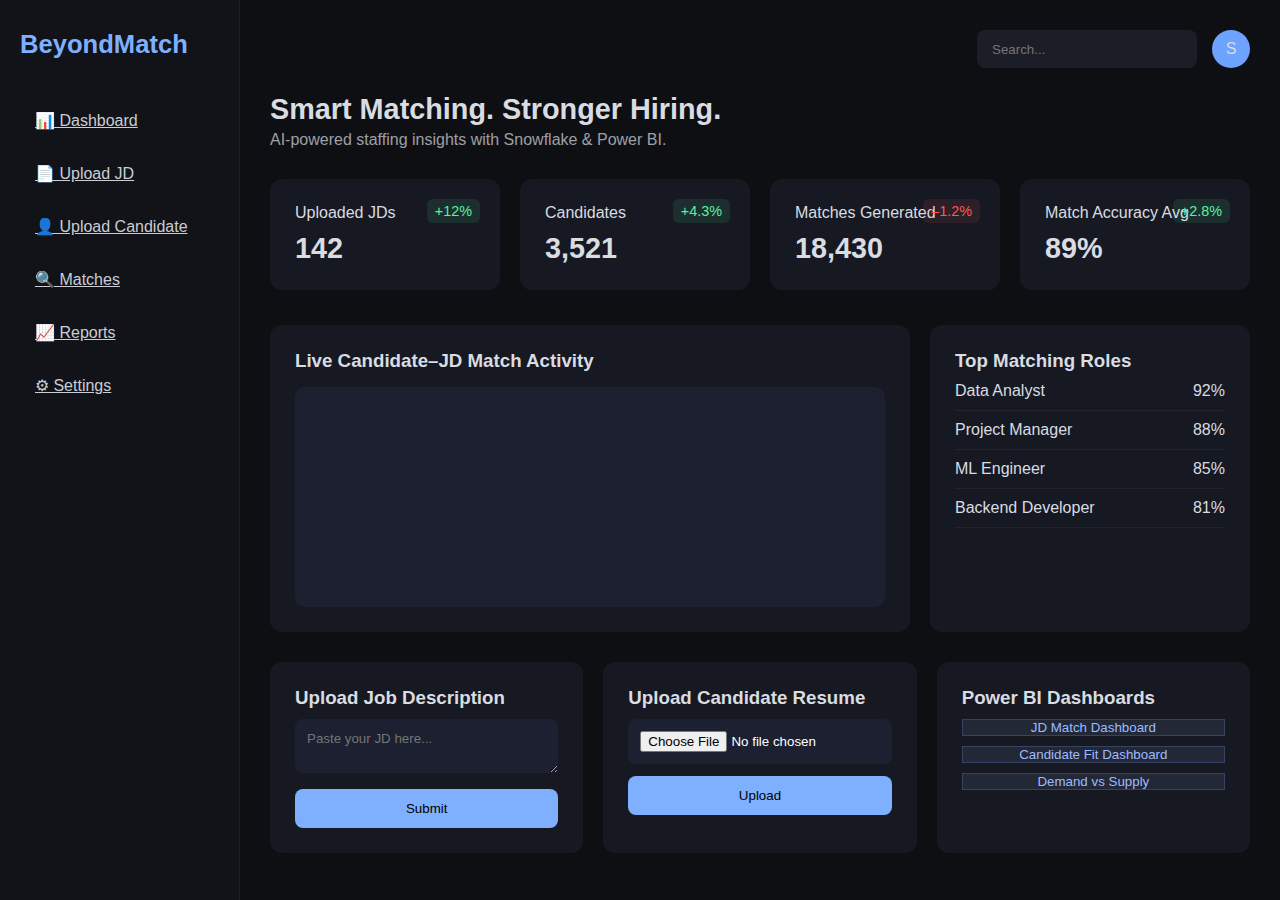
<file: frontend/index.html>
<!DOCTYPE html>
<html lang="en">
<head>
    <meta charset="UTF-8" />
    <meta name="viewport" content="width=device-width, initial-scale=1.0" />
    <title>BeyondMatch Dashboard</title>
    <link rel="stylesheet" href="style.css" />
</head>

<body>

    <!-- SIDEBAR -->
    <aside class="sidebar">
        <h2 class="brand">BeyondMatch</h2>

       <nav class="menu">
    <a href="index.html" class="menu-item">📊 Dashboard</a>
    <a href="upload-jd.html" class="menu-item">📄 Upload JD</a>
    <a href="upload-candidate.html" class="menu-item">👤 Upload Candidate</a>
    <a href="matches.html" class="menu-item">🔍 Matches</a>
    <a href="reports.html" class="menu-item">📈 Reports</a>
    <a href="settings.html" class="menu-item">⚙ Settings</a>
</nav>

    </aside>

    <!-- MAIN -->
    <main class="main">

        <!-- TOP BAR -->
        <header class="topbar">
            <input type="text" placeholder="Search..." class="search" />
            <div class="user-box">S</div>
        </header>

        <!-- TITLE -->
        <div class="page-title">
            <h1>Smart Matching. Stronger Hiring.</h1>
            <p>AI-powered staffing insights with Snowflake & Power BI.</p>
        </div>

        <!-- 4 CARD PANEL -->
        <section class="stats-grid">
            <div class="stat-card">
                <p class="label">Uploaded JDs</p>
                <h2>142</h2>
                <span class="trend up">+12%</span>
            </div>

            <div class="stat-card">
                <p class="label">Candidates</p>
                <h2>3,521</h2>
                <span class="trend up">+4.3%</span>
            </div>

            <div class="stat-card">
                <p class="label">Matches Generated</p>
                <h2>18,430</h2>
                <span class="trend down">–1.2%</span>
            </div>

            <div class="stat-card">
                <p class="label">Match Accuracy Avg</p>
                <h2>89%</h2>
                <span class="trend up">+2.8%</span>
            </div>
        </section>

        <!-- 2-SECTION GRID -->
        <section class="grid-2">

            <div class="card large">
                <h3>Live Candidate–JD Match Activity</h3>
                <div class="placeholder-chart"></div>
            </div>

            <div class="card">
                <h3>Top Matching Roles</h3>
                <ul class="list">
                    <li>Data Analyst <span>92%</span></li>
                    <li>Project Manager <span>88%</span></li>
                    <li>ML Engineer <span>85%</span></li>
                    <li>Backend Developer <span>81%</span></li>
                </ul>
            </div>

        </section>

        <!-- Bottom Cards -->
        <section class="grid-3">
            <div class="card">
                <h3>Upload Job Description</h3>
                <textarea placeholder="Paste your JD here..."></textarea>
                <button class="btn full">Submit</button>
            </div>

            <div class="card">
                <h3>Upload Candidate Resume</h3>
                <input type="file" />
                <button class="btn full">Upload</button>
            </div>

            <div class="card">
                <h3>Power BI Dashboards</h3>
                <button class="mini">JD Match Dashboard</button>
                <button class="mini">Candidate Fit Dashboard</button>
                <button class="mini">Demand vs Supply</button>
            </div>
        </section>

    </main>

</body>
</html>
</file>
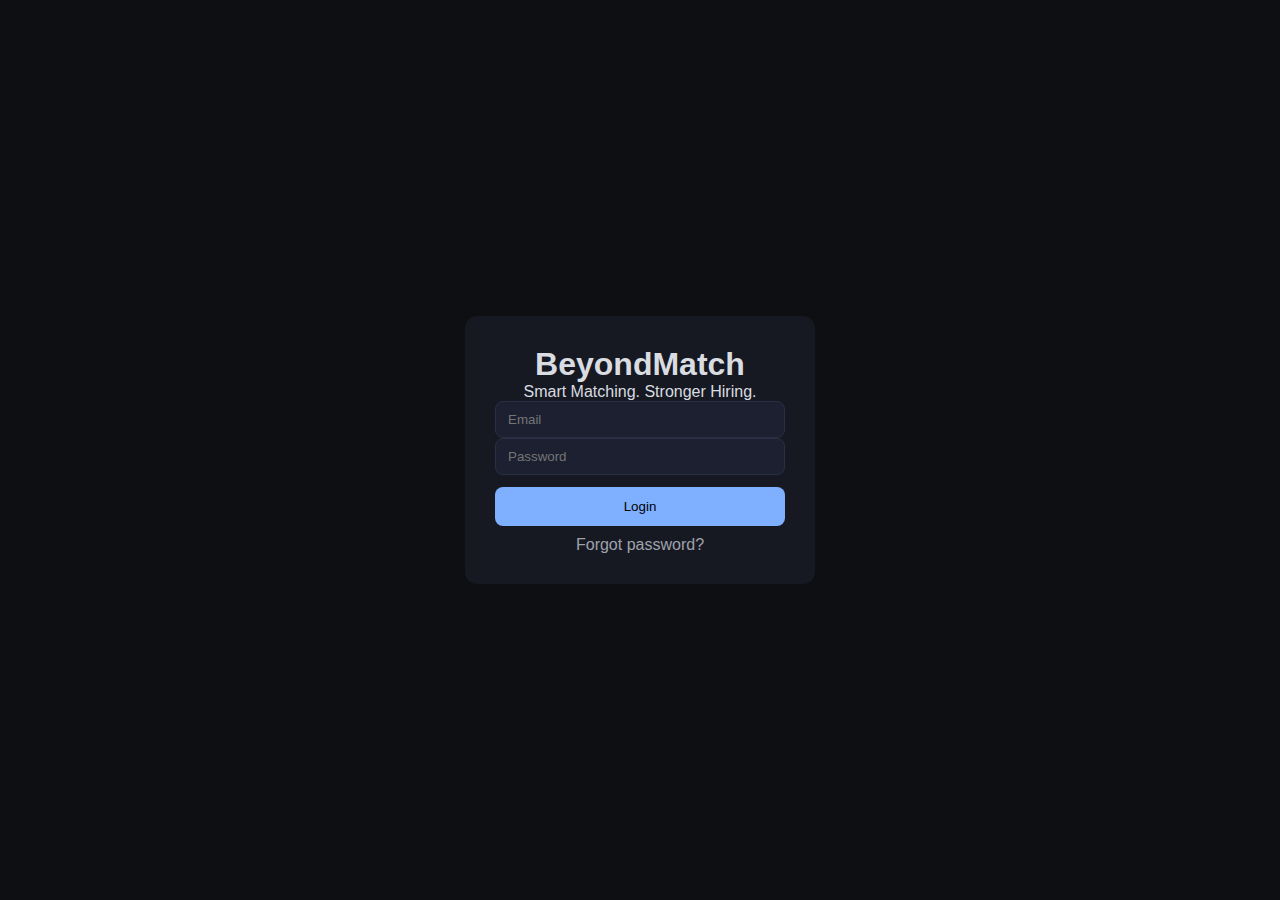
<file: final bm/login.html>
<!DOCTYPE html>
<html lang="en">
<head>
    <meta charset="UTF-8">
    <title>Login – BeyondMatch</title>
    <link rel="stylesheet" href="style.css">
</head>

<body class="login-bg">

    <div class="login-box card">
        <h1>BeyondMatch</h1>
        <p class="subtitle">Smart Matching. Stronger Hiring.</p>

        <input class="search" placeholder="Email">
        <input class="search" placeholder="Password" type="password">

        <button class="btn full" onclick="location.href='index.html'">
            Login
        </button>

        <p style="opacity:0.7; margin-top:10px;">Forgot password?</p>
    </div>

</body>
</html>
</file>
<file: frontend/style.css>
* {
    margin: 0;
    padding: 0;
    box-sizing: border-box;
    font-family: 'Inter', sans-serif;
}

body {
    display: flex;
    background: #0e0f13;
    color: #d9dce1;
}

/* ---------- SIDEBAR ---------- */
.sidebar {
    width: 240px;
    height: 100vh;
    background: #111319;
    padding: 30px 20px;
    border-right: 1px solid rgba(255, 255, 255, 0.06);
}

.brand {
    font-size: 1.6rem;
    color: #7eb0ff;
    margin-bottom: 40px;
}

.menu-item {
    display: block;
    padding: 12px 15px;
    margin-bottom: 10px;
    border-radius: 10px;
    color: #cacdd4;
    cursor: pointer;
    transition: 0.3s;
}

.menu-item:hover {
    background: #1a1d26;
}

.active {
    background: #1e2433;
    color: #7eb0ff;
}

/* ---------- MAIN AREA ---------- */
.main {
    flex: 1;
    padding: 30px;
}

/* ---------- TOP BAR ---------- */
.topbar {
    display: flex;
    justify-content: flex-end;
    gap: 15px;
    margin-bottom: 25px;
}

.search {
    padding: 10px 15px;
    width: 220px;
    border-radius: 8px;
    border: none;
    background: #1b1e27;
    color: white;
}

.user-box {
    height: 38px;
    width: 38px;
    border-radius: 50%;
    background: #6da3ff;
    display: flex;
    justify-content: center;
    align-items: center;
}

/* ---------- TITLE ---------- */
.page-title h1 {
    font-size: 1.8rem;
}
.page-title p {
    opacity: 0.7;
    margin-top: 5px;
}

/* ---------- STAT CARDS ---------- */
.stats-grid {
    margin-top: 30px;
    display: grid;
    gap: 20px;
    grid-template-columns: repeat(auto-fit, minmax(200px, 1fr));
}

.stat-card {
    background: #161922;
    padding: 25px;
    border-radius: 12px;
    position: relative;
}

.stat-card h2 {
    margin-top: 10px;
    font-size: 1.8rem;
}

.trend {
    font-size: 0.9rem;
    position: absolute;
    right: 20px;
    top: 20px;
    padding: 4px 8px;
    border-radius: 6px;
}

.up {
    color: #56f29f;
    background: rgba(86, 242, 159, 0.1);
}

.down {
    color: #ff5656;
    background: rgba(255, 86, 86, 0.1);
}

/* ---------- GRID SECTIONS ---------- */
.grid-2 {
    display: grid;
    gap: 20px;
    margin-top: 35px;
    grid-template-columns: 2fr 1fr;
}

.grid-3 {
    display: grid;
    gap: 20px;
    margin-top: 30px;
    grid-template-columns: repeat(auto-fit, minmax(280px, 1fr));
}

/* ---------- CARDS ---------- */
.card {
    background: #161922;
    padding: 25px;
    border-radius: 12px;
}

.large {
    min-height: 300px;
}

.placeholder-chart {
    height: 220px;
    background: #1c2030;
    border-radius: 10px;
    margin-top: 15px;
}

/* ---------- LIST ---------- */
.list li {
    display: flex;
    justify-content: space-between;
    padding: 10px 0;
    border-bottom: 1px solid rgba(255,255,255,0.05);
}

/* ---------- INPUTS & BUTTONS ---------- */
textarea, input[type="file"] {
    margin-top: 10px;
    width: 100%;
    padding: 12px;
    border-radius: 8px;
    background: #1c2030;
    border: none;
    color: white;
}

.btn {
    background: #7eb0ff;
    border: none;
    padding: 12px 16px;
    border-radius: 8px;
    cursor: pointer;
    margin-top: 12px;
}

.full { width: 100%; }

.mini {
    width: 100%;
    margin-top: 10px;
    background: #232837;
    color: #9dbbff;
    border: 1px solid #384364;
}
.login-bg {
    background: #0e0f13;
    display: flex;
    justify-content: center;
    align-items: center;
    height: 100vh;
}

.login-box {
    width: 350px;
    padding: 30px;
    text-align: center;
}
</file>
<file: final bm/style.css>
* {
    margin: 0;
    padding: 0;
    box-sizing: border-box;
    font-family: 'Inter', sans-serif;
}

body {
    display: flex;
    background: #0e0f13;
    color: #d9dce1;
    height: 100vh;
    overflow: hidden;   /* 🔒 stop full page scroll */
}

html, body {
  max-width: 100%;
}


/* ---------- SIDEBAR ---------- */
.sidebar {
    width: 240px;
    height: 100vh;
    background: #111319;
    padding: 30px 20px;
    border-right: 1px solid rgba(255, 255, 255, 0.06);
}

.brand {
    font-size: 1.6rem;
    color: #7eb0ff;
    margin-bottom: 40px;
}

/* ===== Sidebar Menu ===== */

.menu {
    display: flex;
    flex-direction: column;
    gap: 6px;              
}

.menu-item {
    font-size: 14.5px;
    font-weight: 500;
    color: #cfd3dd;

    padding: 12px 16px;
    border-radius: 10px;

    background: transparent;
    border: 1px solid transparent;

    transition:
        background 0.25s ease,
        color 0.25s ease,
        border 0.25s ease;
}

.menu-item {
    text-decoration: none !important;
}

.menu-item:hover,
.menu-item:focus,
.menu-item:active {
    text-decoration: none !important;
}
.menu-item:hover {
    background: #1a1e29;
    color: #ffffff;
}

.menu-item.active,
.active {
    background: #1f2535;
    border: 1px solid rgba(126, 176, 255, 0.35);
    color: #7eb0ff;
}

.menu-item.active::before {
    content: "";
    position: absolute;
    left: 8px;
    top: 50%;
    transform: translateY(-50%);
    height: 18px;
    width: 3px;
    border-radius: 3px;
    background: #7eb0ff;
}

/* ---------- MAIN AREA ---------- */
.main {
    flex: 1;
    padding: 30px;
    max-width: calc(100vw - 260px);
    overflow: hidden;   /* 🔒 stop page scroll */
}

/* ---------- TITLE ---------- */
.page-title h1 {
    font-size: 1.8rem;
}
.page-title p {
    opacity: 0.7;
    margin-top: 5px;
}

/* ---------- STAT CARDS ---------- */
.stats-grid {
    margin-top: 30px;
    display: grid;
    gap: 20px;
    grid-template-columns: repeat(auto-fit, minmax(200px, 1fr));
}

.stat-card {
    background: #161922;
    padding: 25px;
    border-radius: 12px;
    position: relative;
}

.stat-card h2 {
    margin-top: 10px;
    font-size: 1.8rem;
}

/* ---------- GRID SECTIONS ---------- */
.grid-2 {
    display: grid;
    gap: 20px;
    margin-top: 35px;
    grid-template-columns: 2fr 1fr;
}

/* ---------- CARDS ---------- */
.card {
    background: #161922;
    padding: 25px;
    border-radius: 12px;
      max-width: 100%;
  
}

#uploadCandidateResult {
  max-width: 100%;
  overflow-x: auto;
  white-space: pre-wrap;     /* wrap text */
  word-break: break-word;    /* break long strings */
}

.resume-upload-box {
  max-width: 100%;
  overflow: hidden;
}

.resume-upload-box input[type="file"] {
  max-width: 100%;
}

.card.large {
    min-height: unset;
}

.placeholder-chart {
    height: 220px;
    background: #1c2030;
    border-radius: 10px;
    margin-top: 15px;
}

/* ---------- LIST ---------- */
.list li {
    display: flex;
    justify-content: space-between;
    padding: 10px 0;
    border-bottom: 1px solid rgba(255,255,255,0.05);
}

/* ---------- INPUTS & BUTTONS ---------- */
textarea, input[type="file"] {
    margin-top: 10px;
    width: 100%;
    padding: 12px;
    border-radius: 8px;
    background: #1c2030;
    border: none;
    color: white;
}

.btn {
    background: #7eb0ff;
    border: none;
    padding: 12px 16px;
    border-radius: 8px;
    cursor: pointer;
    margin-top: 12px;
}

.full { width: 100%; }

.mini {
    width: 100%;
    margin-top: 10px;
    background: #232837;
    color: #9dbbff;
    border: 1px solid #384364;
}
.login-bg {
    background: #0e0f13;
    display: flex;
    justify-content: center;
    align-items: center;
    height: 100vh;
}

.login-box {
    width: 350px;
    padding: 30px;
    text-align: center;
}

/* ===== SETTINGS CARD ===== */
#settings-page {
    display: flex;
    justify-content: center;
    align-items: flex-start;
    padding-top: 60px;
}

.settings-card {
    width: 100%;
    max-width: 520px;
    background: linear-gradient(180deg, #151a28, #0f1320);
    border-radius: 18px;
    padding: 32px 36px;
    border: 1px solid rgba(255,255,255,0.08);
}

.settings-title {
    font-size: 26px;
    font-weight: 600;
    margin-bottom: 28px;
    text-align: center;
}

.settings-section {
    margin-bottom: 26px;
}

.settings-section h3 {
    font-size: 15px;
    margin-bottom: 14px;
    color: #cfd6ff;
}

.settings-section p {
    display: flex;
    justify-content: space-between;
    margin: 10px 0;
    font-size: 14px;
}

.settings-section span {
    color: #9aa3c7;
}

.settings-section strong {
    font-weight: 500;
}

.settings-section code {
    display: block;
    background: #0b0f1a;
    border-radius: 8px;
    padding: 10px 12px;
    font-size: 12px;
    margin-top: 6px;
    opacity: 0.85;
    word-break: break-all;
}
.settings-actions {
    display: flex;
    gap: 12px;
    margin-top: 22px;
}



/* ===== JOB CARD GRID ===== */
.jobs-grid {
  display: grid;
  grid-template-columns: repeat(auto-fill, minmax(320px, 1fr));
  gap: 24px;
  margin-top: 30px;
}


.job-card {
  background: #161922;
  padding: 14px 16px;
  border-radius: 12px;
  max-width: 420px;
  display: flex;
  flex-direction: column;
  gap: 6px;
}

.job-card h3 {
  font-size: 16px;
  margin-bottom: 2px;
}
.job-card small {
  display: block;
  max-width: 100%;
  font-size: 12px;
  color: #9aa4c7;

  overflow: hidden;
  text-overflow: ellipsis;
  white-space: nowrap;
}


.company, .location {
  font-size: 13px;
  opacity: 0.7;
}

.badge {
  display: inline-block;
  margin: 10px 0;
  padding: 4px 10px;
  border-radius: 6px;
  background: #232837;
  font-size: 12px;
}

.summary {
  font-size: 14px;
  margin-top: 8px;
}

.apply {
  display: inline-block;
  margin-top: 12px;
  color: #ff9f43;
  cursor: pointer;
}

.card iframe {
  border-radius: 12px;
  margin-top: 12px;
}

.candidate-card {
  max-width: 520px;
}

.auth-style-form {
  display: flex;
  flex-direction: column;
  gap: 20px;
}

.input-group {
  display: flex;
  flex-direction: column;
}

.input-group label {
  font-size: 14px;
  opacity: 0.75;
  margin-bottom: 6px;
}

.input-group input {
  padding: 12px 14px;
  border-radius: 10px;
  border: none;
  background: #1c2030;
  color: #fff;
  font-size: 15px;
}

.resume-upload-box {
  background: #1c2030;
  border: 1px dashed rgba(255,255,255,0.2);
  border-radius: 10px;
  padding: 14px;
}

.resume-upload-box input[type="file"] {
  color: #fff;
}

.resume-upload-box .hint {
  font-size: 13px;
  opacity: 0.6;
  margin-top: 6px;
}
/* ===============================
   JD FETCHING CARD SCROLL FIX
================================ */

/* Parent JD card */
#autoJDPage {
  max-height: 70vh;              /* keeps card within viewport */
  overflow: hidden;              /* prevents outer overflow */
  display: flex;
  flex-direction: column;
}

/* Status text stays fixed */
#autoJDPage #jdStatus {
  flex-shrink: 0;
}

/* Jobs grid becomes scrollable */
#jobsGrid {
  margin-top: 25px;
  flex-grow: 1;                  /* takes remaining space */
  overflow-y: auto;              /* internal scrollbar */
  padding-right: 8px;            /* space for scrollbar */
}

/* Optional: smoother scrollbar (WebKit browsers) */
#jobsGrid::-webkit-scrollbar {
  width: 6px;
}

#jobsGrid::-webkit-scrollbar-track {
  background: transparent;
}

#jobsGrid::-webkit-scrollbar-thumb {
  background-color: rgba(255, 255, 255, 0.15);
  border-radius: 6px;
}

/* ===============================
   JOB CARD TABLE-LIKE EFFECT
================================ */

/* Base job card */
.job-card {
  background: linear-gradient(
    180deg,
    rgba(255, 255, 255, 0.03),
    rgba(255, 255, 255, 0.015)
  );
  border-radius: 14px;
  transition: background 0.3s ease, transform 0.2s ease;
}

/* Alternate shading (like table rows) */
.job-card:nth-child(even) {
  background: linear-gradient(
    180deg,
    rgba(255, 255, 255, 0.05),
    rgba(255, 255, 255, 0.025)
  );
}

/* Optional hover polish */
.job-card:hover {
  transform: translateY(-2px);
  background: linear-gradient(
    180deg,
    rgba(255, 255, 255, 0.08),
    rgba(255, 255, 255, 0.04)
  );
}


.matches-card {
  margin-top: 20px;
  padding: 20px;
}



.match-card {
  background: linear-gradient(145deg, #1b2033, #161a2b);
  border-radius: 14px;
  padding: 16px;
  box-shadow: 0 8px 24px rgba(0,0,0,0.35);
  transition: transform 0.2s ease, box-shadow 0.2s ease;
}

.match-card:hover {
  transform: translateY(-4px);
  box-shadow: 0 12px 32px rgba(0,0,0,0.5);
}

.match-header {
  display: flex;
  justify-content: space-between;
  align-items: center;
}

.match-name {
  font-size: 16px;
  font-weight: 600;
  color: #ffffff;
}

.match-score {
  background: #4f7cff;
  padding: 4px 10px;
  border-radius: 999px;
  font-size: 13px;
  font-weight: 600;
  color: #fff;
}

.match-email {
  font-size: 13px;
  color: #9aa4c7;
  margin-top: 6px;
}

.match-footer {
  margin-top: 12px;
  font-size: 13px;
  color: #b7c0ff;
}
.match-section {
  margin-top: 12px;
  font-size: 13px;
  color: #cfd6ff;
}

.score-grid {
  display: grid;
  grid-template-columns: 1fr auto;
  gap: 6px 12px;
  margin-top: 6px;
}

.explanation-list {
  margin: 6px 0 0;
  padding-left: 16px;
}

.explanation-list li {
  margin-bottom: 4px;
  color: #b7c0ff;
}

.matches-card {
  overflow: hidden;   /* keep outer card fixed */
}
.matches-grid {
margin-top: 12px;
  display: grid;
  grid-template-columns: repeat(auto-fill, minmax(260px, 1fr)); /* smaller cards */
  gap: 12px;

  max-height: 320px;     /* 🔑 reduce grid height */
  overflow-y: auto;      /* only grid scrolls */
  overflow-x: hidden;

  padding-right: 6px; /* space for scrollbar */

  scrollbar-width: thin;                 /* Firefox */
  scrollbar-color: rgba(255,255,255,0.25) transparent;
}

.dropdown {
  width: 100%;
  padding: 10px;
  border-radius: 8px;
  background: #1c2030;
  color: white;
  border: 1px solid #333;
}

.match-card {
  background: #1c2030;
  padding: 15px;
  border-radius: 10px;
  margin-top: 10px;
}

.candidate-actions {
  display: flex;
  flex-direction: column;
  gap: 12px;
  max-width: 420px;
}

/* ===== Select Candidate Card ===== */
.card.large {
  padding: 16px 20px;      /* reduce inner space */
  max-height: 70vh;        /* prevent overflow */
  overflow: hidden;        /* lock outer card */
}

/* group label, select, button neatly */
.card.large label {
  margin-bottom: 8px;
  display: block;
  font-size: 14px;
  opacity: 0.9;
}

#candidateSelect {
  margin-bottom: 12px;    /* space between dropdown & button */
}

/* Button spacing fix */
.card.large .btn {
  margin-top: 0;          /* remove extra gap */
  width: fit-content;
  padding: 8px 18px;
}

/* spacing between cards */
.main .card {
  margin-bottom: 28px;
}

/* tighten title area */
.page-title {
  margin-bottom: 18px;
}

/* ===== Fix Select Candidate empty space ===== */
.candidate-select-card {
  height: auto !important;
  min-height: unset !important;
  padding: 20px 24px;
  display: inline-block;        /* 🔑 stops vertical stretch */
}

/* keep elements tight */
.candidate-select-card label {
  margin-bottom: 6px;
}

.candidate-select-card select {
  margin-bottom: 10px;
  max-width: 420px;
}

.candidate-select-card .btn {
  margin-top: 0;
}

select, input, textarea {
  width: 100%;
  padding: 10px 12px;
  border-radius: 8px;
  background: #1c2030;
  border: 1px solid #2a2f45;
  color: white;
}

@media (max-width: 1024px) {

  .sidebar {
    width: 200px;
    padding: 24px 16px;
  }

  .brand {
    font-size: 1.4rem;
    margin-bottom: 30px;
  }

  .main {
    padding: 24px;
      overflow: hidden;
  }

  .grid-2 {
    grid-template-columns: 1fr;   /* stack cards */
  }

  .stats-grid {
    grid-template-columns: repeat(auto-fit, minmax(180px, 1fr));
  }

}

@media (max-width: 480px) {

  .stats-grid {
    grid-template-columns: 1fr;
  }

  .stat-card {
    padding: 18px;
  }

  .stat-card h2 {
    font-size: 1.6rem;
  }

  .card,
  .card.large {
    padding: 18px 20px;
  }

  .settings-card {
    padding: 24px 22px;
    border-radius: 14px;
  }

  .settings-title {
    font-size: 22px;
  }

  .settings-section p {
    flex-direction: column;
    align-items: flex-start;
    gap: 4px;
  }

  .settings-actions {
    flex-direction: column;
  }

  .btn {
    width: 100%;
    text-align: center;
  }

}

/* ===============================
   ADD CANDIDATE PAGE GRID
================================ */

.add-candidate-page .candidate-layout {
  display: grid;
  grid-template-columns: 520px 1fr; /* upload | status */
  gap: 28px;
  margin-top: 30px;
  align-items: start;
}

/* Status card explicitly flexible */
.add-candidate-page .status-card {
  min-width: 0;
}

/* Tablet & below: stack */
@media (max-width: 1024px) {
  .add-candidate-page .candidate-layout {
    grid-template-columns: 1fr;
  }
}
.auth-message {
  margin-top: 10px;
  font-size: 14px;
}

.auth-message.success {
  color: #2ecc71;
}

.auth-message.error {
  color: #e74c3c;
}
.auth-card select {
  padding: 12px;
  border-radius: 10px;
  background: #1c2030;
  border: none;
  color: white;
  font-size: 15px;
}

/* ===============================
   APPLY / VIEW JOB BUTTON
================================ */

.apply-btn {
  display: inline-flex;
  align-items: center;
  gap: 8px;

  margin-top: 14px;
  padding: 10px 16px;

  font-size: 14px;
  font-weight: 600;
  letter-spacing: 0.3px;

  color: #a78bfa; /* soft violet */
  text-decoration: none;

  border: 1px solid rgba(167, 139, 250, 0.35);
  border-radius: 10px;

  background: linear-gradient(
    135deg,
    rgba(167, 139, 250, 0.12),
    rgba(79, 70, 229, 0.08)
  );

  backdrop-filter: blur(6px);

  transition: all 0.25s ease;
  position: relative;
  overflow: hidden;
}

/* Hover glow + lift */
.apply-btn:hover {
  color: #ffffff;
  border-color: rgba(167, 139, 250, 0.8);

  transform: translateY(-2px);

  box-shadow:
    0 0 0 1px rgba(167, 139, 250, 0.35),
    0 8px 22px rgba(167, 139, 250, 0.25);
}

/* Subtle shine animation */
.apply-btn::before {
  content: "";
  position: absolute;
  top: 0;
  left: -100%;
  width: 100%;
  height: 100%;

  background: linear-gradient(
    120deg,
    transparent,
    rgba(255, 255, 255, 0.25),
    transparent
  );

  transition: left 0.6s ease;
}

.apply-btn:hover::before {
  left: 100%;
}


/* 🔴 Unified Logout – Sidebar aligned */
.logout-btn {
  width: 100%;
  text-align: left;

  padding: 3px 10px;        /* match other menu items */

  background: transparent;
  border: none;

  font-size: 14px;
  font-weight: 500;

  color: #f87171;            /* red logout */
  cursor: pointer;

  display: flex;
  align-items: center;
  gap: 10px;
}

.logout-btn:hover {
  background: rgba(248, 113, 113, 0.1);
  color: #ef4444;
  border-radius: 8px;

}

.match-actions {
  display: flex;
  gap: 12px;
  margin-top: 15px;
}

.btn-outline {
  padding: 8px 14px;
  border: 1px solid #4f46e5;
  color: #4f46e5;
  border-radius: 6px;
  text-decoration: none;
  font-size: 14px;
}

.btn-outline:hover {
  background: #4f46e5;
  color: white;
}

.btn-danger {
  background: #dc2626;
  color: white;
  border: none;
  padding: 8px 14px;
  border-radius: 6px;
  cursor: pointer;
}

.btn-danger:hover {
  background: #b91c1c;
}

.job-actions {
  display: flex;
  gap: 10px;          /* 👈 THIS adds space between Apply & Remove */
  margin-top: 6px;
}

.job-actions a,
.job-actions button {
  min-width: 90px;    /* optional: keeps buttons uniform */
}
.btn-outline.disabled {
  opacity: 0.5;
  cursor: not-allowed;
  pointer-events: none;
}

/* FILE: style.css */

/* ✅ ADD */
.no-matches {
  padding: 24px;
  text-align: center;
  color: #b5b8c2;
  font-size: 14px;
}

.no-matches h4 {
  color: #ffffff;
  margin-bottom: 6px;
}
</file>
